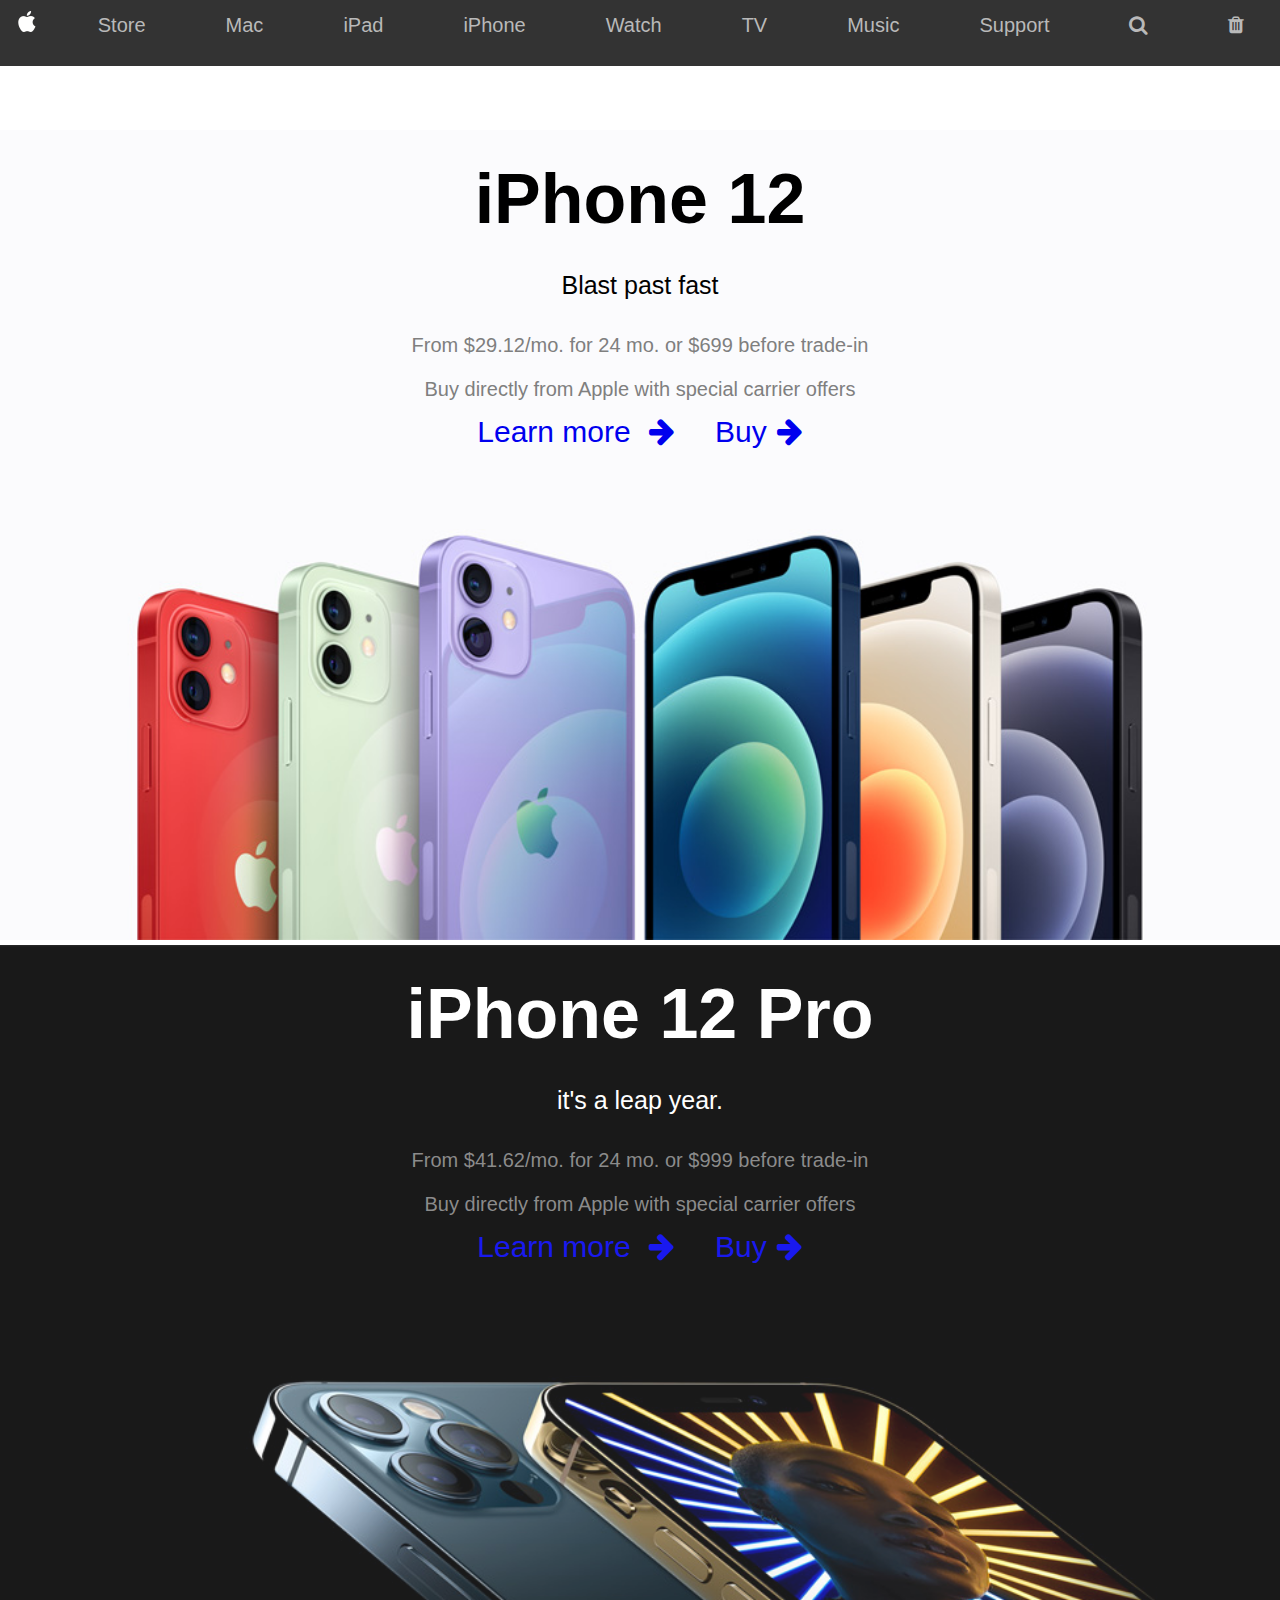
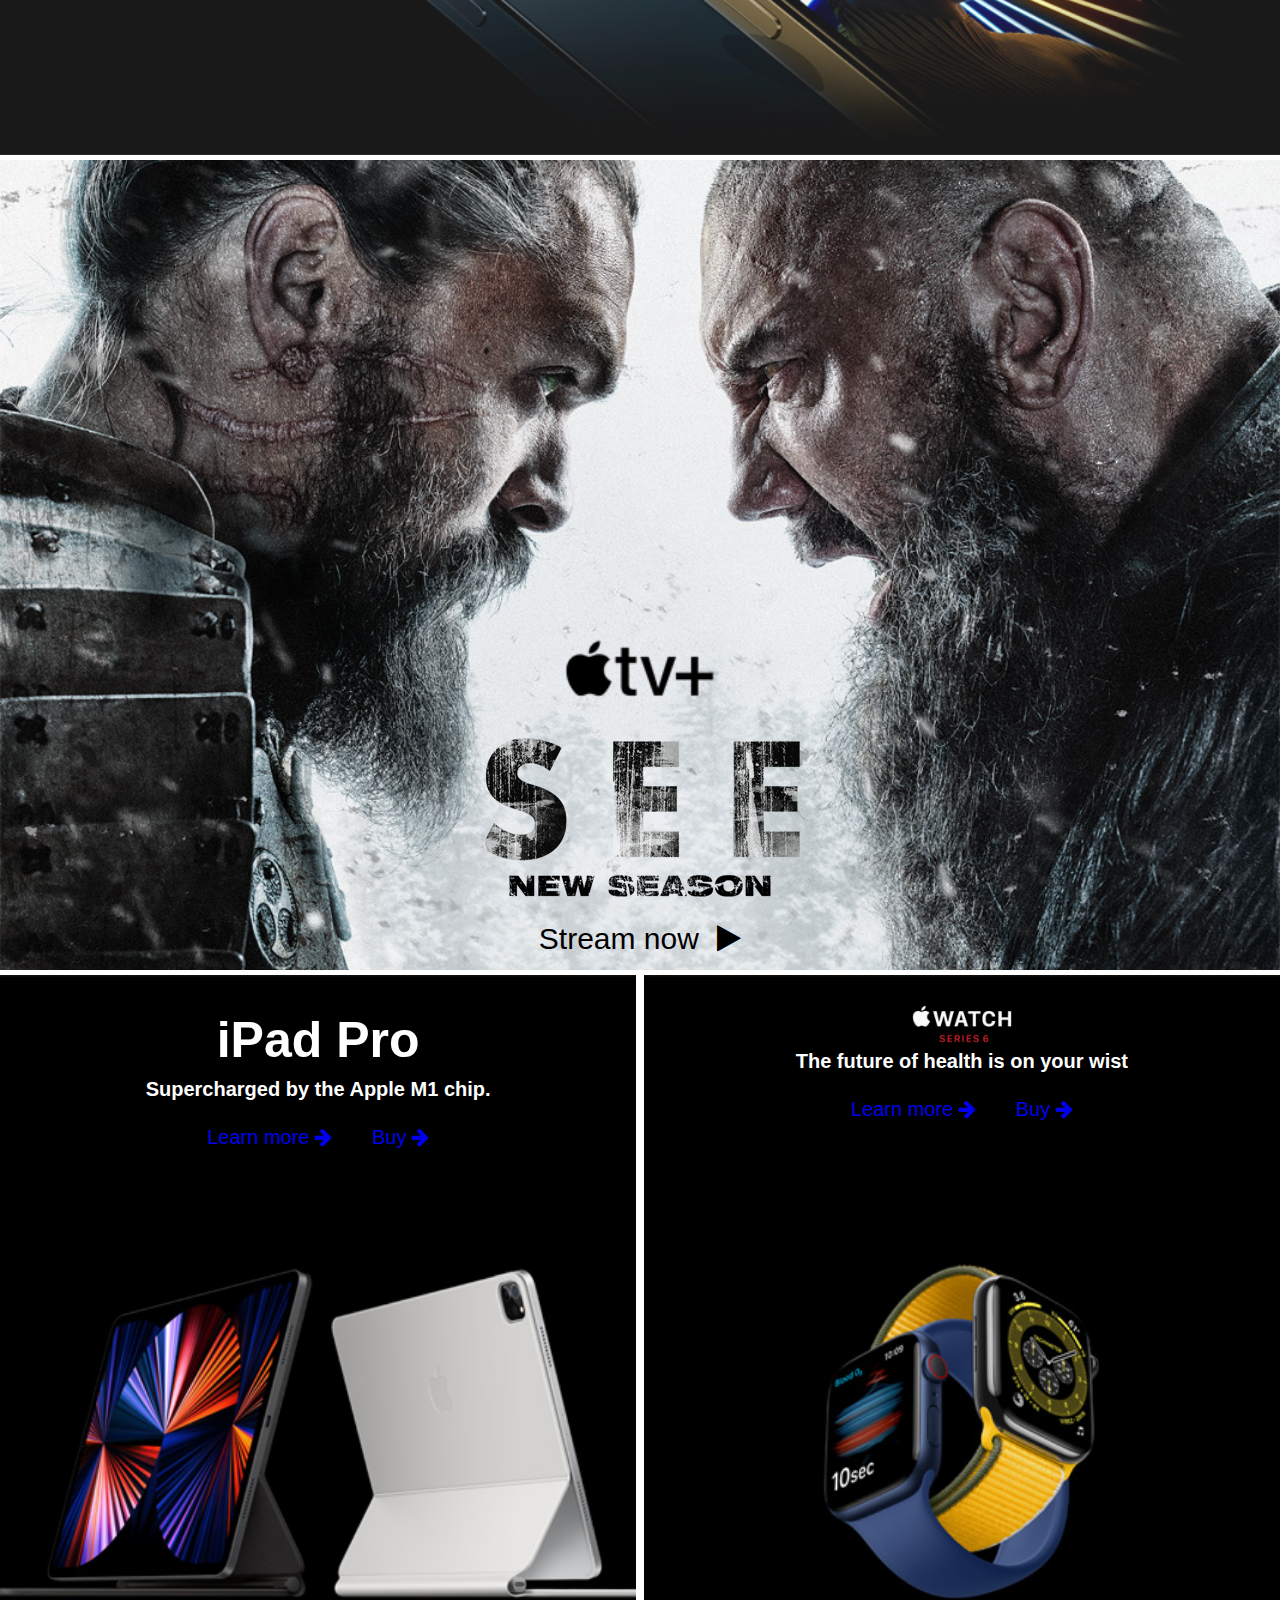
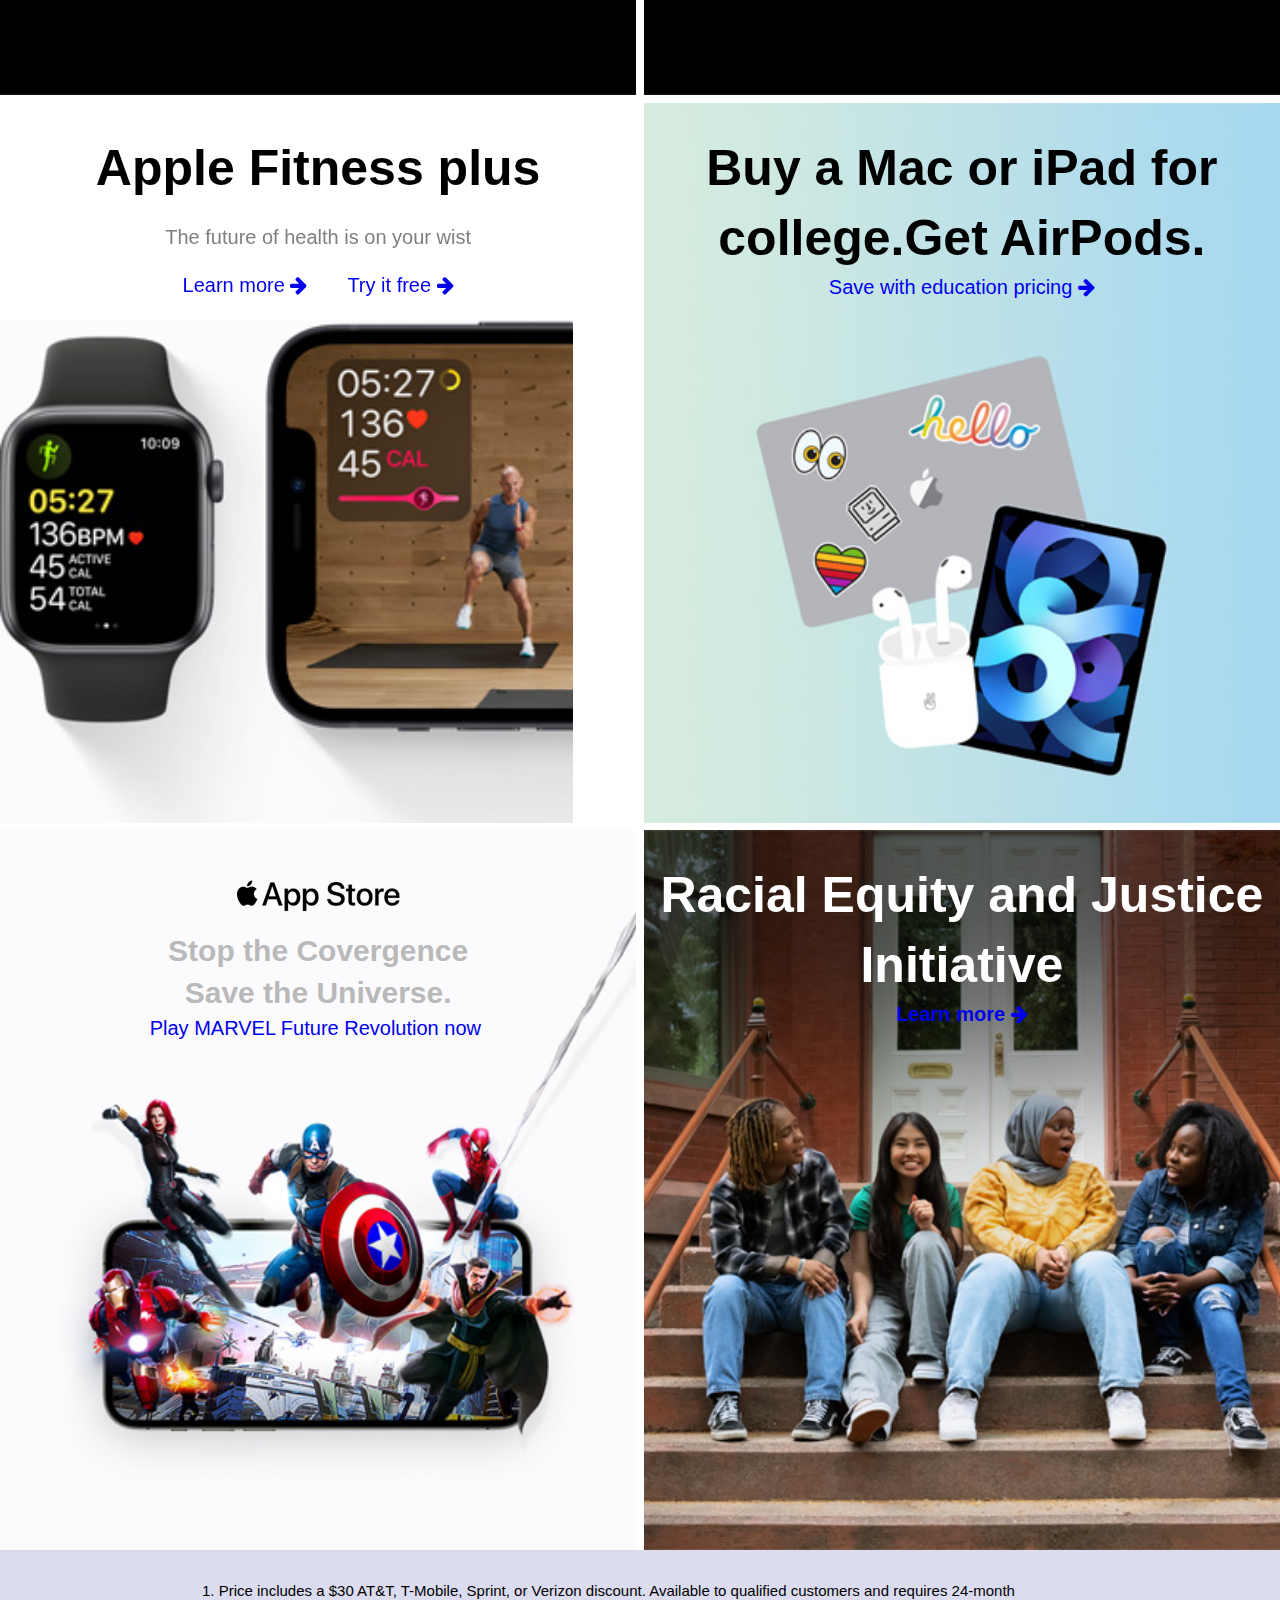
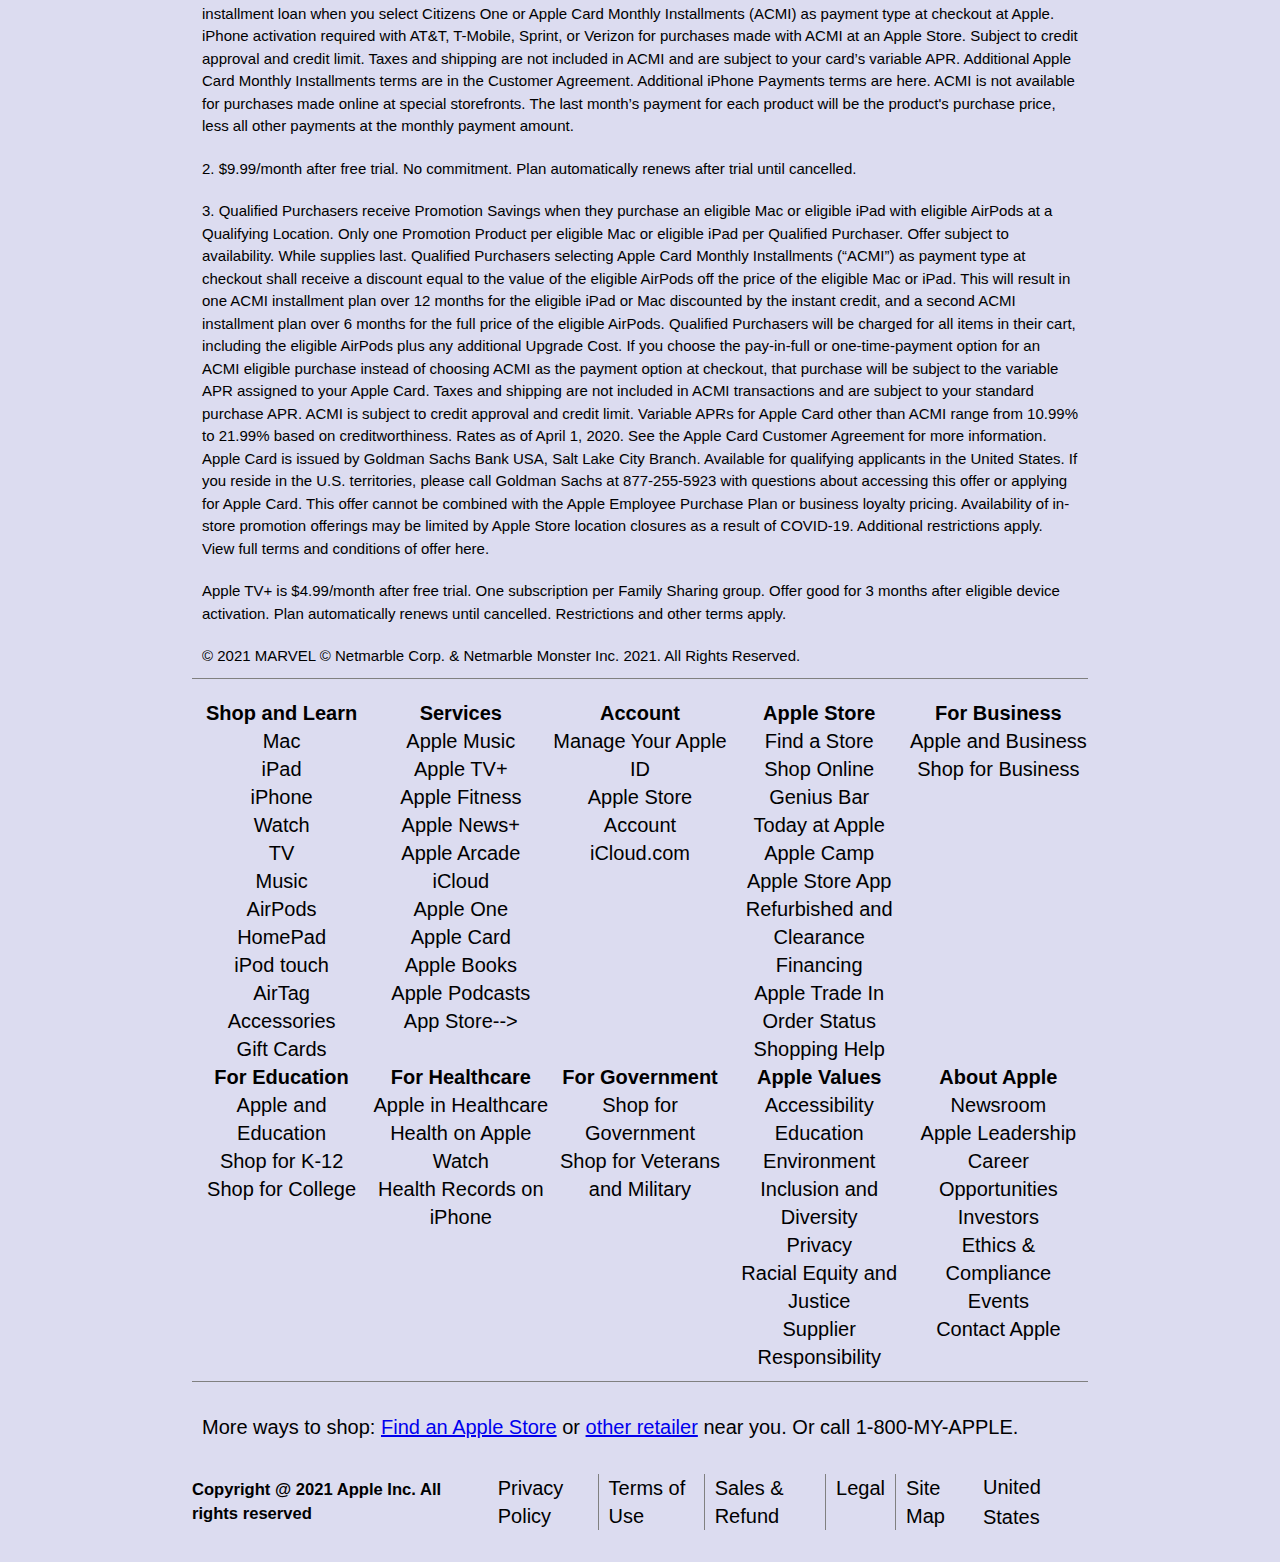
<file: index.html>
<!DOCTYPE html>
<html lang="en">
  <head>
    <meta charset="UTF-8" />
    <meta http-equiv="X-UA-Compatible" content="IE=edge" />
    <meta name="viewport" content="width=device-width, initial-scale=1.0" />
    <title>Apple</title>
    <link rel="stylesheet" href="./CSS/style.css" />
    <link
      rel="stylesheet"
      href="./font-awesome-4.7.0/css/font-awesome.min.css"
    />
  </head>
  <body>
    <header id="header">
      <nav id="navbar" class="flex-items">
        <div class="navbar-menu">
          <div class="logo">
            <img src="./images/logo/apple-logo.png" alt="apple-logo" />
          </div>
          <ul>
            <li><a href="#">Store</a></li>
            <li><a href="#">Mac</a></li>
            <li><a href="#">iPad</a></li>
            <li><a href="#">iPhone</a></li>
            <li><a href="#">Watch</a></li>
            <li><a href="tv.html">TV</a></li>
            <li><a href="#">Music</a></li>
            <li><a href="#">Support</a></li>
            <li>
              <a href="#"><i class="fa fa-search"></i></a>
            </li>
            <li>
              <a href="#"><i class="fa fa-trash"></i></a>
            </li>
          </ul>
        </div>
      </nav>

      <div class="header-title">
        <p>
          We look forward to welcoming you to our stores. Whether you
          <a href="#">shop in a store</a> or <a href="#">shop online</a>, our
          Specialists can help you buy the products you love.
        </p>
      </div>
    </header>
    <div class="container">
      <!--IPHONE 12-->
      <section class="iphone12">
        <div class="section-info">
          <h2>iPhone 12</h2>
          <h3>Blast past fast</h3>
          <p>From $29.12/mo. for 24 mo. or $699 before trade‑in</p>
          <p>Buy directly from Apple with special carrier offers</p>
          <div class="links">
            <a href="#">Learn more <i class="fa fa-arrow-right"></i></a
            ><a href="#">Buy<i class="fa fa-arrow-right"></i></a>
          </div>
        </div>
      </section>
      <!--IPHONE 12 PRO-->
      <section class="iphone12-pro">
        <div class="section-info">
          <h2>iPhone 12 Pro</h2>
          <h3>it's a leap year.</h3>
          <p>From $41.62/mo. for 24 mo. or $999 before trade‑in</p>
          <p>Buy directly from Apple with special carrier offers</p>
          <div class="links">
            <a href="#">Learn more <i class="fa fa-arrow-right"></i></a
            ><a href="#">Buy<i class="fa fa-arrow-right"></i></a>
          </div>
        </div>
      </section>
      <!--APPLE TV-->
      <section class="apple-tv">
        <div class="apple-tv-container flex-items">
          <img
            class="apple-tv-logo"
            src="./images/logo/apple-tv-logo.png"
            alt=""
          />

          <img src="./images/logo/see-logo.png" alt="" />

          <a href="#">Stream now <i class="fa fa-play"></i></a>
        </div>
      </section>
      <div class="grid-container">
        <div class="grid-item item-1 flex-items">
          <div class="content">
            <h2>iPad Pro</h2>
            <h3>Supercharged by the Apple M1 chip.</h3>
            <div class="links">
              <a href="#">Learn more <i class="fa fa-arrow-right"></i></a
              ><a href="#">Buy <i class="fa fa-arrow-right"></i></a>
            </div>
          </div>
        </div>
        <div class="grid-item item-2 flex-items">
          <div class="content">
            <img src="./images/logo/SERIES-6-logo.png" alt="Series-6" />
            <h3>The future of health is on your wist</h3>
            <div class="links">
              <a href="#">Learn more <i class="fa fa-arrow-right"></i></a
              ><a href="#">Buy <i class="fa fa-arrow-right"></i></a>
            </div>
          </div>
        </div>
        <div class="grid-item item-3 flex-items">
          <div class="content">
            <h2>Apple Fitness plus</h2>

            <h3>The future of health is on your wist</h3>
            <div class="links">
              <a href="#">Learn more <i class="fa fa-arrow-right"></i></a
              ><a href="#">Try it free <i class="fa fa-arrow-right"></i></a>
            </div>
          </div>
        </div>
        <div class="grid-item item-4 flex-items">
          <div class="content">
            <h2>Buy a Mac or iPad for college.Get AirPods.</h2>
            <a href="#"
              >Save with education pricing <i class="fa fa-arrow-right"></i
            ></a>
          </div>
        </div>
        <div class="grid-item item-5 flex-items">
          <div class="content">
            <h2>
              <img src="./images/logo/appStore-logo.png" alt="appstore" />
            </h2>
            <h3>Stop the Covergence Save the Universe.</h3>
            <a href="#"
              >Play MARVEL Future Revolution now
              <i class="fa fa-arrow-top-right"></i
            ></a>
          </div>
        </div>
        <div class="grid-item item-6 flex-items">
          <div class="content">
            <h2>Racial Equity and Justice Initiative</h2>
            <a href="#">Learn more <i class="fa fa-arrow-right"></i></a>
          </div>
        </div>
      </div>
      <!--Footer-->
      <footer id="footer">
        <div class="footer-container flex-items">
          <div class="marvel-info">
            <ul>
              <li>
                <p>
                  1. Price includes a $30 AT&T, T-Mobile, Sprint, or Verizon
                  discount. Available to qualified customers and requires
                  24-month installment loan when you select Citizens One or
                  Apple Card Monthly Installments (ACMI) as payment type at
                  checkout at Apple. iPhone activation required with AT&T,
                  T-Mobile, Sprint, or Verizon for purchases made with ACMI at
                  an Apple Store. Subject to credit approval and credit limit.
                  Taxes and shipping are not included in ACMI and are subject to
                  your card’s variable APR. Additional Apple Card Monthly
                  Installments terms are in the Customer Agreement. Additional
                  iPhone Payments terms are here. ACMI is not available for
                  purchases made online at special storefronts. The last month’s
                  payment for each product will be the product's purchase price,
                  less all other payments at the monthly payment amount.
                </p>
              </li>
              <li>
                <p>
                  2. $9.99/month after free trial. No commitment. Plan
                  automatically renews after trial until cancelled.
                </p>
              </li>
              <li>
                <p>
                  3. Qualified Purchasers receive Promotion Savings when they
                  purchase an eligible Mac or eligible iPad with eligible
                  AirPods at a Qualifying Location. Only one Promotion Product
                  per eligible Mac or eligible iPad per Qualified Purchaser.
                  Offer subject to availability. While supplies last. Qualified
                  Purchasers selecting Apple Card Monthly Installments (“ACMI”)
                  as payment type at checkout shall receive a discount equal to
                  the value of the eligible AirPods off the price of the
                  eligible Mac or iPad. This will result in one ACMI installment
                  plan over 12 months for the eligible iPad or Mac discounted by
                  the instant credit, and a second ACMI installment plan over 6
                  months for the full price of the eligible AirPods. Qualified
                  Purchasers will be charged for all items in their cart,
                  including the eligible AirPods plus any additional Upgrade
                  Cost. If you choose the pay-in-full or one-time-payment option
                  for an ACMI eligible purchase instead of choosing ACMI as the
                  payment option at checkout, that purchase will be subject to
                  the variable APR assigned to your Apple Card. Taxes and
                  shipping are not included in ACMI transactions and are subject
                  to your standard purchase APR. ACMI is subject to credit
                  approval and credit limit. Variable APRs for Apple Card other
                  than ACMI range from 10.99% to 21.99% based on
                  creditworthiness. Rates as of April 1, 2020. See the Apple
                  Card Customer Agreement for more information. Apple Card is
                  issued by Goldman Sachs Bank USA, Salt Lake City Branch.
                  Available for qualifying applicants in the United States. If
                  you reside in the U.S. territories, please call Goldman Sachs
                  at 877-255-5923 with questions about accessing this offer or
                  applying for Apple Card. This offer cannot be combined with
                  the Apple Employee Purchase Plan or business loyalty pricing.
                  Availability of in-store promotion offerings may be limited by
                  Apple Store location closures as a result of COVID-19.
                  Additional restrictions apply. View full terms and conditions
                  of offer here.
                </p>
              </li>
              <li>
                <p>
                  Apple TV+ is $4.99/month after free trial. One subscription
                  per Family Sharing group. Offer good for 3 months after
                  eligible device activation. Plan automatically renews until
                  cancelled. Restrictions and other terms apply.
                </p>
              </li>
              <li>
                <p>
                  © 2021 MARVEL © Netmarble Corp. & Netmarble Monster Inc. 2021.
                  All Rights Reserved.
                </p>
              </li>
            </ul>
          </div>
          <div class="apple-info">
            <div class="list-grid">
              <ul>
                <h5>Shop and Learn</h5>
                <li>Mac</li>
                <li>iPad</li>
                <li>iPhone</li>
                <li>Watch</li>
                <li>TV</li>
                <li>Music</li>
                <li>AirPods</li>
                <li>HomePad</li>
                <li>iPod touch</li>
                <li>AirTag</li>
                <li>Accessories</li>
                <li>Gift Cards</li>
              </ul>
              <ul>
                <h5>Services</h5>
                <li>Apple Music</li>
                <li>Apple TV+</li>
                <li>Apple Fitness</li>
                <li>Apple News+</li>
                <li>Apple Arcade</li>
                <li>iCloud</li>
                <li>Apple One</li>
                <li>Apple Card</li>
                <li>Apple Books</li>
                <li>Apple Podcasts</li>
                <li>App Store--></li>
              </ul>

              <ul>
                <h5>Account</h5>
                <li>Manage Your Apple ID</li>
                <li>Apple Store Account</li>
                <li>iCloud.com</li>
              </ul>
              <ul>
                <h5>Apple Store</h5>
                <li>Find a Store</li>
                <li>Shop Online</li>
                <li>Genius Bar</li>
                <li>Today at Apple</li>
                <li>Apple Camp</li>
                <li>Apple Store App</li>
                <li>Refurbished and Clearance</li>
                <li>Financing</li>
                <li>Apple Trade In</li>
                <li>Order Status</li>
                <li>Shopping Help</li>
              </ul>
              <ul>
                <h5>For Business</h5>
                <li>Apple and Business</li>
                <li>Shop for Business</li>
              </ul>
              <ul>
                <h5>For Education</h5>
                <li>Apple and Education</li>
                <li>Shop for K-12</li>
                <li>Shop for College</li>
              </ul>
              <ul>
                <h5>For Healthcare</h5>
                <li>Apple in Healthcare</li>
                <li>Health on Apple Watch</li>
                <li>Health Records on iPhone</li>
              </ul>
              <ul>
                <h5>For Government</h5>
                <li>Shop for Government</li>
                <li>Shop for Veterans and Military</li>
              </ul>
              <ul>
                <h5>Apple Values</h5>
                <li>Accessibility</li>
                <li>Education</li>
                <li>Environment</li>
                <li>Inclusion and Diversity</li>
                <li>Privacy</li>
                <li>Racial Equity and Justice</li>
                <li>Supplier Responsibility</li>
              </ul>
              <ul>
                <h5>About Apple</h5>
                <li>Newsroom</li>
                <li>Apple Leadership</li>
                <li>Career Opportunities</li>
                <li>Investors</li>
                <li>Ethics & Compliance</li>
                <li>Events</li>
                <li>Contact Apple</li>
              </ul>
            </div>
            <p>
              More ways to shop: <a href="#">Find an Apple Store</a> or
              <a href="#"> other retailer</a> near you. Or call 1-800-MY-APPLE.
            </p>
            <div class="apple-rights">
              <h5>Copyright @ 2021 Apple Inc. All rights reserved</h5>
              <ul>
                <li>Privacy Policy</li>
                <li>Terms of Use</li>
                <li>Sales & Refund</li>
                <li>Legal</li>
                <li>Site Map</li>
              </ul>

              <p class="place">United States</p>
            </div>
          </div>
        </div>
      </footer>
    </div>
  </body>
</html>
</file>
<file: CSS/style.css>
/**/
:root {
  --primary-color: #b9b9b9;
  --secondary-color: #7f7f7f;
  --dark-color: #333333;
  --footer-color: #dcdcf0;
}

/*CORE STYLE*/
* {
  margin: 0;
  padding: 0;
  box-sizing: border-box;
}

html,
body {
  font-size: 10px;
  font-family: "Segoe UI", Tahoma, Geneva, Verdana, sans-serif;
  line-height: 1.4;
  position: relative;
}

/*Utilities*/
.flex-items {
  display: flex;
  justify-content: center;
  align-items: center;
}
ul {
  list-style-type: none;
  display: flex;
}
.clr {
  clear: both;
}

p {
  padding: 1rem;
  line-height: 1.5;
}
/*Header-Navbar*/
header {
  height: 10vh;
  width: 100%;
  margin-bottom: 40px;
  /* position: fixed; */
}

#navbar {
  background: var(--dark-color);
  width: 100vw;
  position: fixed;
  margin-bottom: 15px;
  justify-content: s;
  top: 0;
}

#navbar .navbar-menu {
  max-width: 1300px;
  height: 100%;
  font-size: 2rem;
  line-height: 2.5;
  margin: auto;
}

#navbar .navbar-menu .logo {
  float: left;
  width: 5%;
}
#navbar .navbar-menu ul {
  float: right;
  justify-content: center;
  align-items: center;

  height: 100%;
  width: 95%;
}
#navbar .navbar-menu ul li a {
  padding: 0 4rem;
  text-align: center;

  text-decoration: none;
  color: var(--primary-color);
  transition: all 0.4s ease;
}
#navbar .navbar-menu ul li a:hover {
  color: #fff;
}
#header .header-title {
  display: flex;
  width: 100%;
  text-align: center;

  justify-content: center;
}
#header .header-title p {
  font-size: 1.75rem;
}
#header .header-title a {
  text-decoration: none;
  font-weight: bold;
}

/*Sections*/
section {
  height: 90vh;
  margin-bottom: 5px;
  width: 100%;
  display: flex;
  flex-direction: column;
}

section .section-info {
  display: flex;
  flex-direction: column;
  justify-content: center;
  max-height: 50%;
  align-items: center;
}

section .section-info h2 {
  font-size: 7rem;
  padding: 2rem;
}

section .section-info h3 {
  font-size: 2.5rem;
  font-weight: 400;
  margin-bottom: 2rem;
}

section .section-info p {
  color: var(--secondary-color);
  font-size: 2rem;
  line-height: 1.2;
}
section .section-info .links a i {
  margin-left: 10px;
}
section .section-info .links a {
  font-size: 3rem;
  text-decoration: none;
  padding: 1rem 2rem;
}
section .section-info .links a:hover {
  text-decoration: underline;
}

section .section-img {
  height: 50%;
  width: 100%;
}

/*Section Images*/

.iphone12 {
  background: url("../images/hero/hero-1.jpg") no-repeat center center/cover;
}
.iphone12-pro {
  opacity: 0.9;
  background: url("../images/hero/hero-2.jpg") no-repeat center center/cover;
}
.apple-tv {
  background: url("../images/hero/hero-3.jpg") no-repeat center center/cover;
}

/*Section 2 iphone12 pro*/
.iphone12-pro .section-info h2,
.iphone12-pro .section-info h3 {
  color: #fff;
}

/*Section 3 apple tv*/

.apple-tv .apple-tv-container {
  justify-content: flex-end;
  height: 100%;
  flex-direction: column;
}
.apple-tv .apple-tv-container img {
  margin: 20px;
}
.apple-tv .apple-tv-logo {
  width: 150px;
}

.apple-tv .apple-tv-container a {
  font-size: 3rem;
  font-weight: 500;
  margin-bottom: 10px;
  text-decoration: none;
  color: black;
}
.apple-tv .apple-tv-container a i {
  margin-left: 10px;
}

/*GRID
*/
.grid-container {
  display: grid;
  width: 100%;
  grid-template-columns: repeat(2, 1fr);
  grid-template-rows: repeat(3, 1fr);
  grid-gap: 0.75rem;
}

.grid-container .grid-item {
  height: 80vh;
}
.grid-container .grid-item .content {
  margin-top: 30px;
  text-align: center;
}
.grid-container .grid-item .content h2 {
  font-size: 5rem;
}
.grid-container .grid-item .content h3 {
  font-size: 2rem;
  margin-bottom: 20px;
}
/*Grid Item 1*/
.grid-container .item-1 {
  align-items: unset;
  color: #fff;
  background: url("../images/grid-img/grid-1.jpg") no-repeat center center/cover;
}

.grid-container .item-1 .content a {
  font-size: 2rem;
  margin: 0 20px;
  font-weight: 300;
  text-decoration: none;
}
.grid-container .item-1 .content a:hover {
  text-decoration: underline;
}
/*Grid Item 2*/
.grid-container .item-2 {
  align-items: unset;
  color: #fff;
  background: url("../images/grid-img/grid-2.jpg") no-repeat center center/cover;
}
.grid-container .item-2 .content img {
  width: 100px;
}
.grid-container .item-2 .content a {
  font-size: 2rem;
  margin: 0 20px;
  font-weight: 300;
  text-decoration: none;
}
.grid-container .item-2 .content a:hover {
  text-decoration: underline;
}
/*Grid Item 3*/
.grid-container .item-3::before {
  content: "";
  background: #000;
  opacity: 2;
  position: absolute;
  z-index: -1;
  width: 90%;
  height: 70%;
  top: 30%;
  left: 0;
  background: url("../images/grid-img/grid-3.jpg") no-repeat center center/cover;
}
.grid-container .item-3 {
  align-items: unset;
  color: #000;
  z-index: 2;
  position: relative;
}
.grid-container .item-3 h2 {
  margin-bottom: 20px;
}
.grid-container .item-3 h3 {
  color: var(--secondary-color);
  font-weight: 500;
}
.grid-container .item-3 .content a {
  font-size: 2rem;
  margin: 0 20px;
  font-weight: 400;
  text-decoration: none;
}
.grid-container .item-3 .content a:hover {
  text-decoration: underline;
}

/*Grid Item 4*/

.grid-container .item-4 {
  align-items: unset;
  background: url("../images/grid-img/grid-4.jpg") no-repeat center center/cover;
}

.grid-container .item-4 .content a {
  font-size: 2rem;
  font-weight: 400;
  text-decoration: none;
}
.grid-container .item-4 .content a:hover {
  text-decoration: underline;
}

/*Grid Item 5*/

.grid-container .item-5 {
  align-items: unset;

  background: url("../images/grid-img/grid-5.jpg") no-repeat center center/cover;
}

.grid-container .item-5 .content h3 {
  color: var(--primary-color);
  font-size: 3rem;
  width: 60%;
  margin: auto;
}
.grid-container .item-5 .content a {
  font-size: 2rem;
  font-weight: 400;
  text-decoration: none;
}

.grid-container .item-5 .content a:hover {
  text-decoration: underline;
}

/*Grid Item 6*/

.grid-container .item-6 {
  color: #fff;
  align-items: unset;

  background: url("../images/grid-img/grid-6.jpg") no-repeat center center/cover;
}
.grid-container .item-6 .content a {
  margin-top: 20px;
  font-size: 2rem;
  font-weight: 600;
  text-decoration: none;
}

.grid-container .item-6 .content a:hover {
  text-decoration: underline;
}
/*Footer*/
/*MARVEL*/
#footer {
  background: var(--footer-color);
}
#footer .footer-container {
  width: 70%;

  flex-direction: column;

  margin: auto;
}
#footer .footer-container .marvel-info {
  margin: 20px 0;
}
#footer .footer-container .marvel-info ul {
  flex-direction: column;
  border-bottom: 1px solid gray;
}
#footer .footer-container .marvel-info ul li p {
  font-size: 1.5rem;
}

/*Footer*/
/*APPLE*/

.apple-info .list-grid {
  margin-bottom: 20px;
  border-bottom: 1px solid gray;
  display: grid;
  padding-bottom: 10px;
  grid-template-columns: repeat(5, 1fr);
  grid-auto-rows: auto;
}
.apple-info .list-grid ul {
  flex-direction: column;
  text-align: center;
}
.apple-info .list-grid h5 {
  font-size: 2rem;
}
.apple-info .list-grid ul li {
  font-size: 2rem;
}

.apple-info > p {
  font-size: 2rem;
  margin-bottom: 10px;
}

/*Last Div Of Footer On The Bottom*/
.apple-info .apple-rights {
  display: flex;
  font-size: 2rem;
  justify-content: space-between;
  margin-bottom: 20px;
  align-items: center;
}

.apple-info .apple-rights ul li {
  border-right: 1px solid gray;
  padding: 0 1rem;
}

.apple-info .apple-rights ul li:last-child {
  border: none;
}
</file>
